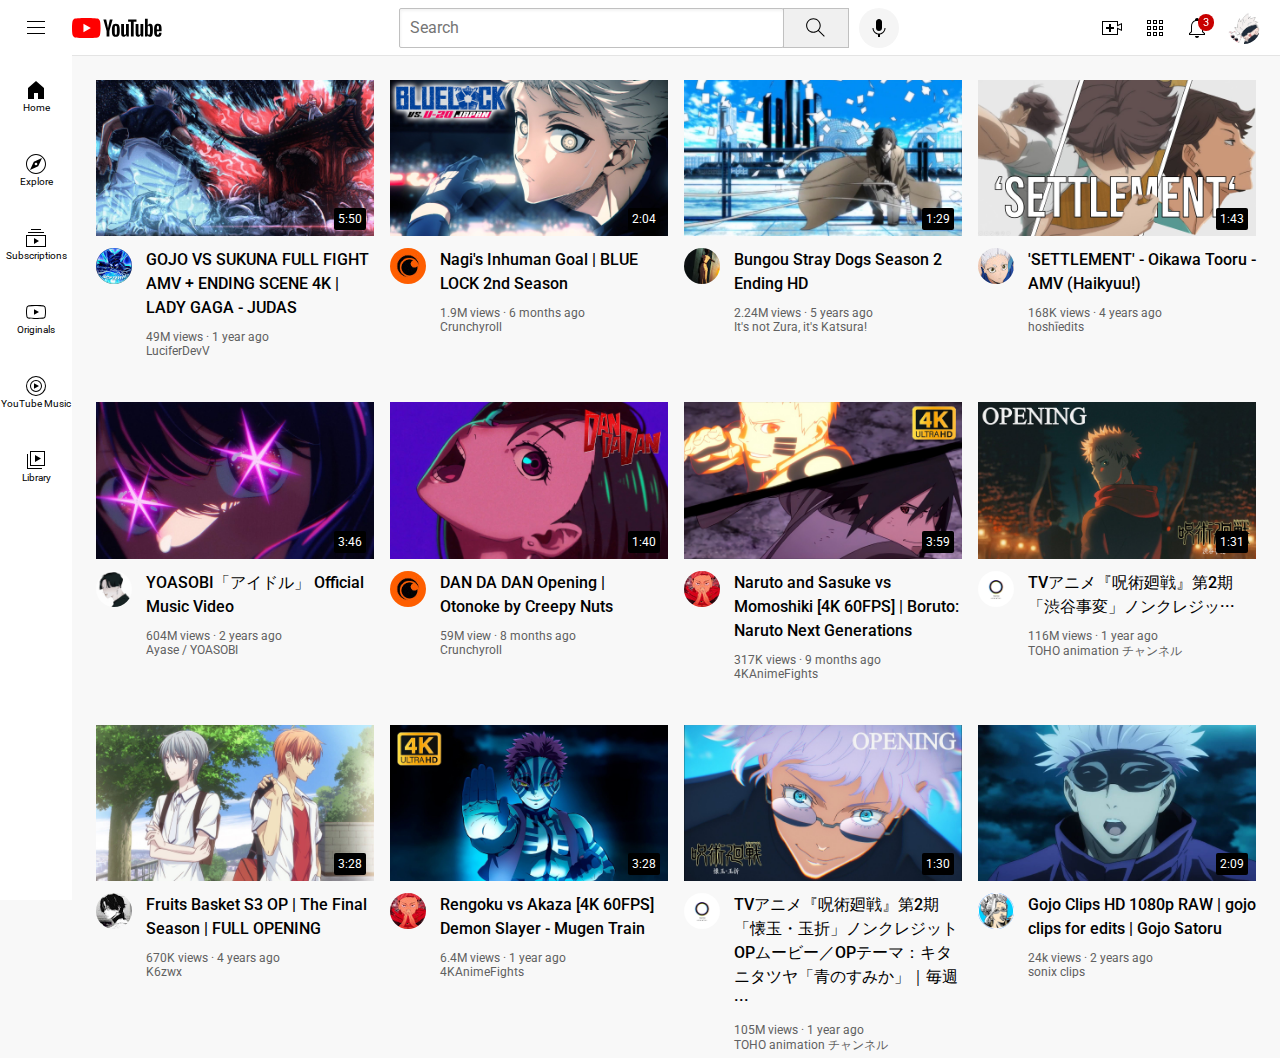
<file: index.html>
<!DOCTYPE html>
<html>
  <head>
    <title>YouTube.com UI Clone</title>
    <link rel="stylesheet" href="styles/general.css">
    <link rel="stylesheet" href="styles/header-section.css">
    <link rel="stylesheet" href="styles/sidebar.css">
    <link rel="stylesheet" href="styles/video-section.css">
    <link rel="preconnect" href="https://fonts.googleapis.com">
    <link rel="preconnect" href="https://fonts.gstatic.com" crossorigin>
    <link href="https://fonts.googleapis.com/css2?family=Roboto:wght@400;500;700&display=swap" rel="stylesheet">
  </head>
  <body>
    <!-- HEADER -->
    <header class="header">
      <div class="left-section">
      <img class="hamburger-menu" src="pictures/icons/hamburger-menu.svg" alt="">
      <img class="youtube-logo" src="pictures/icons/youtube-logo.svg" alt="">
      </div>

      <div class="middle-section">
        <input class="search-bar" type="text" placeholder="Search">
        <button class="search-button">
          <img class="search-icon" src="pictures/icons/search.svg" alt="">
          <div class="tool-tip">Search</div>
        </button>
        <button class="voice-search-icon-button">
          <img class="voice-search-icon" src="pictures/icons/voice-search-icon.svg" alt="">
          <div class="tool-tip">Search with your voice</div>
        </button>
      </div>
      <div class="right-section">
      <div class="upload-icon-container"> 
        <img class="upload-icon" src="pictures/icons/upload.svg" alt="">
        <div class="tool-tip">Create</div>
      </div>
      <div class="youtubeapp-icon-container">
        <img class="youtube-apps-icon" src="pictures/icons/youtube-apps.svg" alt="">
     <div class="tool-tip">YouTube apps</div>
      </div>
        <div class="notifications-icon-container"> 
        <img class="notifications-icon" src="pictures/icons/notifications.svg" alt="">
        <div class="notifications-count">3</div>
      <div class="tool-tip">notifications</div>
      </div>
        <img class="current-user-picture" src="pictures/channel-pics/channel.jpg" alt="">
    </div>
    </header>
<!-- SIDE-BAR -->
  <nav class="sidebar">
    <div class="sidebar-top-section">
<div class="sidebar-link">
  <img src="pictures/icons/home.svg" alt="">
  <div>Home</div>
</div>
<div class="sidebar-link">
  <img src="pictures/icons/explore.svg" alt="">
  <div>Explore</div>
</div>
<div class="sidebar-link">
  <img src="pictures/icons/subscriptions.svg" alt="">
  <div>Subscriptions</div>
</div>
</div>
<div class="sidebar-link">
  <img src="pictures/icons/originals.svg" alt="">
  <div>Originals</div>
</div>
<div class="sidebar-link">
  <img src="pictures/icons/youtube-music.svg" alt="">
  <div>YouTube Music</div>
</div>
<div class="sidebar-link">
  <img src="pictures/icons/library.svg" alt="">
  <div>Library</div>
</div>
</nav>
<!-- MAIN-SECTION -->
<main>
    <section class="video-grid">
      
      <div class="video-preview">
        <div class="thumbnail-row">
          <a href="https://www.youtube.com/watch?v=44pt8w67S8I&list=RD44pt8w67S8I&start_radio=1" class="video-title-link">
            <img class="thumbnail" src="pictures//thumbnail-pics/thumbnail-2.jpg">
          </a>
            <div class="video-time">5:50</div>
        </div>
        <div class="video-info-grid">
          <div class="channel-picture">
            <a href="https://www.youtube.com/@LuciferDevV">
            <img class="profile-picture" src="pictures/channel-pics/channel-2.jpg">
          </a>
          </div>
          <div class="video-info">
            <p class="video-title">
              <a href="https://www.youtube.com/watch?v=44pt8w67S8I&list=RD44pt8w67S8I&start_radio=1" class="video-title-link">
                GOJO VS SUKUNA FULL FIGHT AMV + ENDING SCENE 4K | LADY GAGA - JUDAS
          </p>
          </a>
            <p class="video-stats">
              49M views  &#183; 1 year ago 
            </p>
            <p class="video-author">
              LuciferDevV
            </p>
          </div>
        </div>
      </div>

      <div class="video-preview">
        <div class="thumbnail-row">
          <a href="https://www.youtube.com/watch?v=qTsjNWglgNk" class="video-title-link">
          <img class="thumbnail" src="pictures/thumbnail-pics/thumbnail-10.jpg">
          </a>
        <div class="video-time">2:04</div>
        </div>
        <div class="video-info-grid">
          <div class="channel-picture">
            <a href="https://www.youtube.com/@crunchyroll">
            <img class="profile-picture" src="pictures/channel-pics/channel-6.jpg">
          </a>
          </div>
          <div class="video-info">
            <p class="video-title">
              <a href="https://www.youtube.com/watch?v=qTsjNWglgNk" class="video-title-link">
                Nagi's Inhuman Goal | BLUE LOCK 2nd Season          </p>
          </a>
            <p class="video-stats">
              1.9M views &#183; 6 months ago
            </p>
            <p class="video-author">
              Crunchyroll         
             </p>
          </div>
        </div>
      </div>
  
      <div class="video-preview">
        <div class="thumbnail-row">
          <a href="https://www.youtube.com/watch?v=YJkr6rSsdM0&list=RDYJkr6rSsdM0&start_radio=1" class="video-title-link">
          <img class="thumbnail" src="pictures/thumbnail-pics/thumbnail-11.jpg">
          </a>
        <div class="video-time">1:29</div>
        </div>
        <div class="video-info-grid">
          <div class="channel-picture">
            <a href="https://www.youtube.com/watch?v=YJkr6rSsdM0&list=RDYJkr6rSsdM0&start_radio=1" class="video-title-link">
            <img class="profile-picture" src="pictures/channel-pics/channel-11.jpg">
            </a>
          </div>
          <div class="video-info">
            <p class="video-title">
              <a href="https://www.youtube.com/watch?v=YJkr6rSsdM0&list=RDYJkr6rSsdM0&start_radio=1" class="video-title-link">
  
                Bungou Stray Dogs Season 2 Ending HD          </p>
          </a>
            <p class="video-stats">
              2.24M views &#183; 5 years ago
            </p>
            <p class="video-author">
              It's not Zura, it's Katsura!         
             </p>
          </div>
        </div>
      </div>
  
      <div class="video-preview">
        <div class="thumbnail-row">
          <a href="https://www.youtube.com/watch?v=zuytX6ZUoLM&list=RDzuytX6ZUoLM&start_radio=1" class="video-title-link">
          <img class="thumbnail" src="pictures/thumbnail-pics/thumbnail-12.jpg">
          </a>
        <div class="video-time">1:43</div>
        </div>
        <div class="video-info-grid">
          <div class="channel-picture">
            <a href="https://www.youtube.com/c/hosh%C4%ABedits">
            <img class="profile-picture" src="pictures/channel-pics/channel-12.jpg">
          </a>
          </div>
          <div class="video-info">
            <p class="video-title">
              <a href="https://www.youtube.com/watch?v=zuytX6ZUoLM&list=RDzuytX6ZUoLM&start_radio=1" class="video-title-link">
                'SETTLEMENT' - Oikawa Tooru - AMV (Haikyuu!)
                        </p>
          </a>
            <p class="video-stats">
              168K views &#183; 4 years ago
            </p>
            <p class="video-author">
              hoshīedits          </p>
          </div>
        </div>
      </div>  

    <div class="video-preview">
      <div class="thumbnail-row">
       <a href="https://www.youtube.com/watch?v=ZRtdQ81jPUQ&list=RDziABaAUq5Ck&index=2" class="video-title-link">
        <img class="thumbnail" src="pictures/thumbnail-pics/thumbnail-5.jpg">
      </a>
        <div class="video-time">3:46</div>
      </div>
      <div class="video-info-grid">
        <div class="channel-picture">
          <a href="https://www.youtube.com/@Ayase_YOASOBI">
          <img class="profile-picture" src="pictures/channel-pics/channel-5.jpg">
        </a>
        </div>
        <div class="video-info">
          <p class="video-title">
            <a href="https://www.youtube.com/watch?v=ZRtdQ81jPUQ&list=RDziABaAUq5Ck&index=2" class="video-title-link">
              YOASOBI「アイドル」 Official Music Video                </p>
              </a>
              <p class="video-stats">
                604M views &#183; 2 years ago
                            </p>
          <p class="video-author">
            Ayase / YOASOBI
            </p>
        </div>
      </div>
    </div>

    <div class="video-preview">
      <div class="thumbnail-row">
        <a href="https://www.youtube.com/watch?v=a4na2opArGY&list=RDa4na2opArGY&start_radio=1" class="video-title-link">
        <img class="thumbnail" src="pictures/thumbnail-pics/thumbnail-6.jpg">
        </a>
        <div class="video-time">1:40</div>
      </div>
      <div class="video-info-grid">
        <div class="channel-picture">
          <a href="https://www.youtube.com/@crunchyroll">
          <img class="profile-picture" src="pictures/channel-pics/channel-6.jpg">
        </a>
        </div>
        <div class="video-info">
          <p class="video-title">
            <a href="https://www.youtube.com/watch?v=a4na2opArGY&list=RDa4na2opArGY&start_radio=1" class="video-title-link">
              DAN DA DAN Opening | Otonoke by Creepy Nuts
                      </p>
        </a>
        <p class="video-stats">
          59M view &#183; 8 months ago
        </p>
          <p class="video-author">
            Crunchyroll
          </p>
        </div>
      </div>
    </div>

    <div class="video-preview">
      <div class="thumbnail-row">
        <a href="https://www.youtube.com/watch?v=flxZd7EFhSo" class="video-title-link">
        <img class="thumbnail" src="pictures/thumbnail-pics/thumbnail-7.jpg">
        </a>
      <div class="video-time">3:59</div>
      </div>
      <div class="video-info-grid">
        <div class="channel-picture">
        <a href="https://www.youtube.com/@4KAnimeFights"> 
           <img class="profile-picture" src="pictures/channel-pics/channel-7.jpg">
        </a>
        </div>
        <div class="video-info">
          <p class="video-title">
            <a href="https://www.youtube.com/watch?v=flxZd7EFhSo" class="video-title-link">
              Naruto and Sasuke vs Momoshiki [4K 60FPS] | Boruto: Naruto Next Generations    
                  </p>
        </a>
          <p class="video-stats">
            317K views &#183; 9 months ago
          </p>
          <p class="video-author">
            4KAnimeFights
                    </p>
        </div>
      </div>
    </div>

    <div class="video-preview">
      <div class="thumbnail-row">
        <a href="https://www.youtube.com/watch?v=5yb2N3pnztU&list=RD5yb2N3pnztU&start_radio=1">
          <img class="thumbnail" src="pictures/thumbnail-pics/thumbnail-1.jpg" class="video-title-link">
        </a>
          <div class="video-time">1:31</div>
      </div>
      <div class="video-info-grid">
        <div class="channel-picture">
         <a href="https://www.youtube.com/@TOHOanimation"> <img class="profile-picture" src="pictures/channel-pics/channel-1.jpg">
         </a>
        </div>
        <div class="video-info">
          <p class="video-title">
            <a href="https://www.youtube.com/watch?v=5yb2N3pnztU&list=RD5yb2N3pnztU&start_radio=1" class="video-title-link">
              TVアニメ『呪術廻戦』第2期「渋谷事変」ノンクレジッ&#183;&#183;&#183;          </p>
        </a>
        <p class="video-stats">
          116M views &#183; 1 year ago
        </p>
        <p class="video-author">
          TOHO animation チャンネル
        </p>
        </div>
      </div>
    </div>
    
    <div class="video-preview">
      <div class="thumbnail-row">
        <a href="https://www.youtube.com/watch?v=49YTHLkcPZE&list=RD49YTHLkcPZE&start_radio=1" class="video-title-link">
        <img class="thumbnail" src="pictures/thumbnail-pics/thumbnail-9.jpg">
        </a>
      <div class="video-time">3:28</div>
      </div>
      <div class="video-info-grid">
        <div class="channel-picture">
          <a href="https://www.youtube.com/@k6zwx497">
          <img class="profile-picture" src="pictures/channel-pics/channel-9.jpg">
        </a>
        </div>
        <div class="video-info">
          <p class="video-title">
            <a href="https://www.youtube.com/watch?v=49YTHLkcPZE&list=RD49YTHLkcPZE&start_radio=1" class="video-title-link">
              Fruits Basket S3 OP | The Final Season | FULL OPENING          </p>
        </a>
        <p class="video-stats">
          670K views &#183; 4 years ago 
        </p>
          <p class="video-author">
            K6zwx
                    </p>
        </div>
      </div>
    </div>

    <div class="video-preview">
      <div class="thumbnail-row">
        <a href="https://www.youtube.com/watch?v=ddFX_Qnnq7g" class="video-title-link">
        <img class="thumbnail" src="pictures/thumbnail-pics/thumbnail-8.jpg">
        </a>
      <div class="video-time">3:28</div>
      </div>
      <div class="video-info-grid">
        <div class="channel-picture">
          <a href="https://www.youtube.com/@4KAnimeFights">
          <img class="profile-picture" src="pictures/channel-pics/channel-7.jpg">
        </a>
        </div>
        <div class="video-info">
          <p class="video-title">
            <a href="https://www.youtube.com/watch?v=ddFX_Qnnq7g" class="video-title-link">
              Rengoku vs Akaza [4K 60FPS] Demon Slayer - Mugen Train          </p>
        </a>
        <p class="video-stats">
          6.4M views &#183; 1 year ago
        </p>
          <p class="video-author">
            4KAnimeFights          </p>
        </div>
      </div>
    </div>

    <div class="video-preview">
      <div class="thumbnail-row">
       <a href="https://www.youtube.com/watch?v=gcgKUcJKxIs&list=RDgcgKUcJKxIs&start_radio=1" class="video-title-link">
         <img class="thumbnail" src="pictures/thumbnail-pics/thumbnail-3.jpg">
        </a>
        <div class="video-time">1:30</div>
      </div>
      <div class="video-info-grid">
        <div class="channel-picture">
       <a href="https://www.youtube.com/@TOHOanimation">
           <img class="profile-picture" src="pictures/channel-pics/channel-1.jpg">
          </a>
        </div>
        <div class="video-info">
          <p class="video-title">
            <a href="https://www.youtube.com/watch?v=gcgKUcJKxIs&list=RDgcgKUcJKxIs&start_radio=1" class="video-title-link">
              TVアニメ『呪術廻戦』第2期「懐玉・玉折」ノンクレジットOPムービー／OPテーマ：キタニタツヤ「青のすみか」｜毎週&#183;&#183;&#183;        </p>
        </a>
        <p class="video-stats">
          105M views &#183; 1 year ago
        </p>
          <p class="video-author">

            TOHO animation チャンネル
          </p>
        </div>
      </div>
    </div>

    <div class="video-preview">
      <div class="thumbnail-row">
        <a href="https://www.youtube.com/watch?v=h9zy6En1GJg" class="video-title-link">
          <img class="thumbnail" src="pictures/thumbnail-pics/thumbnail-4.jpg">
        </a>
        <div class="video-time">2:09</div>
      </div>
      <div class="video-info-grid">
        <div class="channel-picture">
          <a href="https://www.youtube.com/@sonixclips4238">
          <img class="profile-picture" src="pictures/channel-pics/channel-4.jpg">
        </a>
        </div>
        <div class="video-info">
          <p class="video-title">
            <a href="https://www.youtube.com/watch?v=h9zy6En1GJg" class="video-title-link">
              Gojo Clips HD 1080p RAW | gojo clips for edits | Gojo Satoru
                      </p>
        </a>
          <p class="video-stats">
            24k views &#183; 2 years ago
          </p>
          <p class="video-author">
          sonix clips
          </p>
        </div>
      </div>
    </div>
    </section>
  </main>
  </body>
</html>
</file>
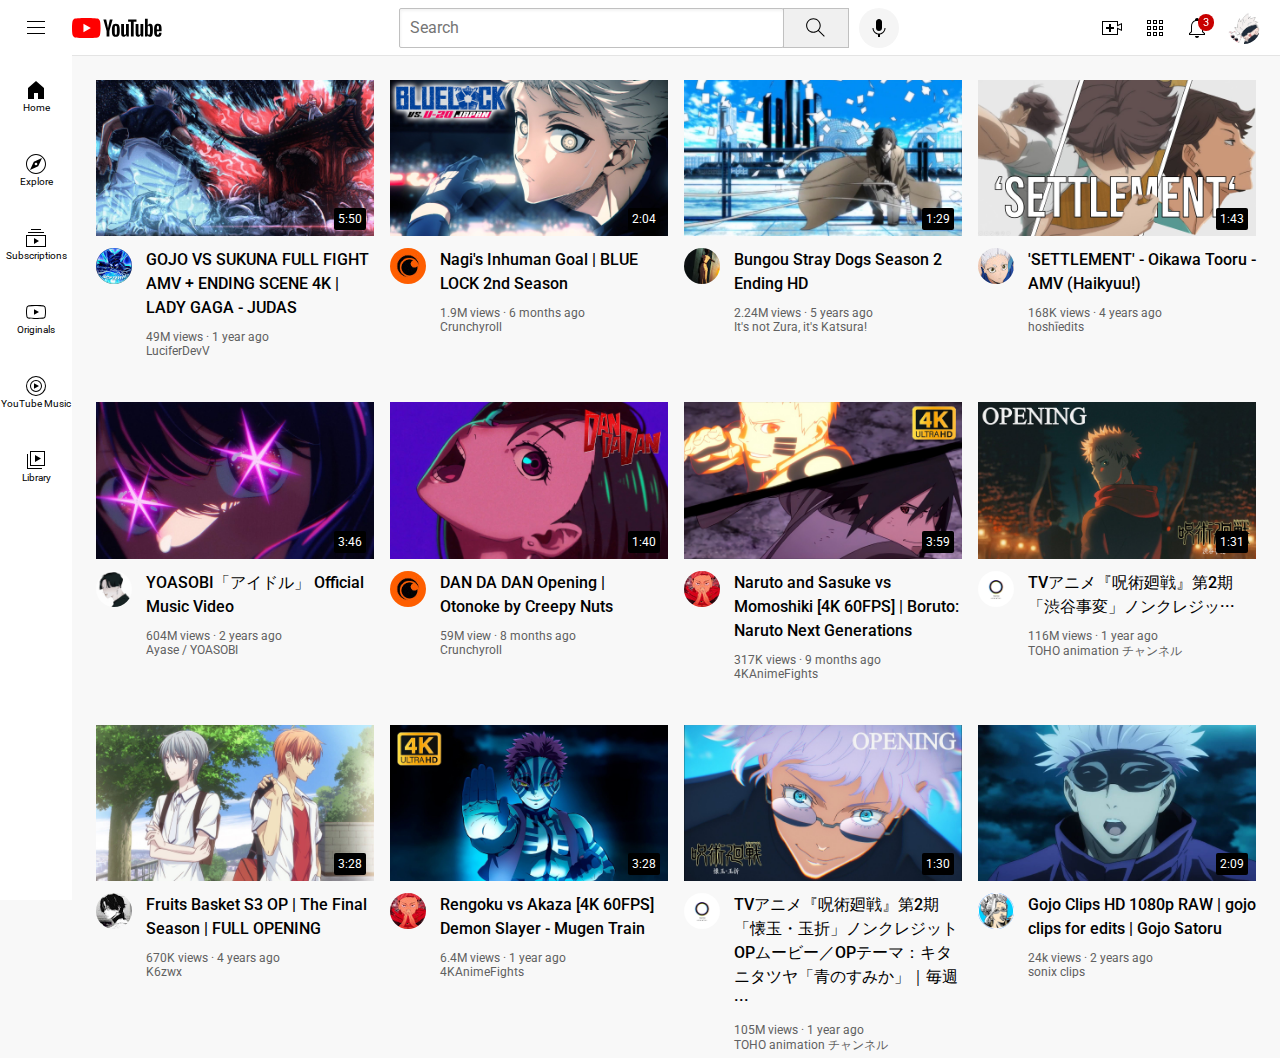
<file: youtube.html>
<!DOCTYPE html>
<html>
  <head>
    <title>YouTube.com UI Clone</title>
    <link rel="stylesheet" href="styles/general.css">
    <link rel="stylesheet" href="styles/header-section.css">
    <link rel="stylesheet" href="styles/sidebar.css">
    <link rel="stylesheet" href="styles/video-section.css">
    <link rel="preconnect" href="https://fonts.googleapis.com">
    <link rel="preconnect" href="https://fonts.gstatic.com" crossorigin>
    <link href="https://fonts.googleapis.com/css2?family=Roboto:wght@400;500;700&display=swap" rel="stylesheet">
  </head>
  <body>
    <!-- HEADER -->
    <header class="header">
      <div class="left-section">
      <img class="hamburger-menu" src="pictures/icons/hamburger-menu.svg" alt="">
      <img class="youtube-logo" src="pictures/icons/youtube-logo.svg" alt="">
      </div>

      <div class="middle-section">
        <input class="search-bar" type="text" placeholder="Search">
        <button class="search-button">
          <img class="search-icon" src="pictures/icons/search.svg" alt="">
          <div class="tool-tip">Search</div>
        </button>
        <button class="voice-search-icon-button">
          <img class="voice-search-icon" src="pictures/icons/voice-search-icon.svg" alt="">
          <div class="tool-tip">Search with your voice</div>
        </button>
      </div>
      <div class="right-section">
      <div class="upload-icon-container"> 
        <img class="upload-icon" src="pictures/icons/upload.svg" alt="">
        <div class="tool-tip">Create</div>
      </div>
      <div class="youtubeapp-icon-container">
        <img class="youtube-apps-icon" src="pictures/icons/youtube-apps.svg" alt="">
     <div class="tool-tip">YouTube apps</div>
      </div>
        <div class="notifications-icon-container"> 
        <img class="notifications-icon" src="pictures/icons/notifications.svg" alt="">
        <div class="notifications-count">3</div>
      <div class="tool-tip">notifications</div>
      </div>
        <img class="current-user-picture" src="pictures/channel-pics/channel.jpg" alt="">
    </div>
    </header>
<!-- SIDE-BAR -->
  <nav class="sidebar">
    <div class="sidebar-top-section">
<div class="sidebar-link">
  <img src="pictures/icons/home.svg" alt="">
  <div>Home</div>
</div>
<div class="sidebar-link">
  <img src="pictures/icons/explore.svg" alt="">
  <div>Explore</div>
</div>
<div class="sidebar-link">
  <img src="pictures/icons/subscriptions.svg" alt="">
  <div>Subscriptions</div>
</div>
</div>
<div class="sidebar-link">
  <img src="pictures/icons/originals.svg" alt="">
  <div>Originals</div>
</div>
<div class="sidebar-link">
  <img src="pictures/icons/youtube-music.svg" alt="">
  <div>YouTube Music</div>
</div>
<div class="sidebar-link">
  <img src="pictures/icons/library.svg" alt="">
  <div>Library</div>
</div>
</nav>
<!-- MAIN-SECTION -->
<main>
    <section class="video-grid">
      
      <div class="video-preview">
        <div class="thumbnail-row">
          <a href="https://www.youtube.com/watch?v=44pt8w67S8I&list=RD44pt8w67S8I&start_radio=1" class="video-title-link">
            <img class="thumbnail" src="pictures//thumbnail-pics/thumbnail-2.jpg">
          </a>
            <div class="video-time">5:50</div>
        </div>
        <div class="video-info-grid">
          <div class="channel-picture">
            <a href="https://www.youtube.com/@LuciferDevV">
            <img class="profile-picture" src="pictures/channel-pics/channel-2.jpg">
          </a>
          </div>
          <div class="video-info">
            <p class="video-title">
              <a href="https://www.youtube.com/watch?v=44pt8w67S8I&list=RD44pt8w67S8I&start_radio=1" class="video-title-link">
                GOJO VS SUKUNA FULL FIGHT AMV + ENDING SCENE 4K | LADY GAGA - JUDAS
          </p>
          </a>
            <p class="video-stats">
              49M views  &#183; 1 year ago 
            </p>
            <p class="video-author">
              LuciferDevV
            </p>
          </div>
        </div>
      </div>

      <div class="video-preview">
        <div class="thumbnail-row">
          <a href="https://www.youtube.com/watch?v=qTsjNWglgNk" class="video-title-link">
          <img class="thumbnail" src="pictures/thumbnail-pics/thumbnail-10.jpg">
          </a>
        <div class="video-time">2:04</div>
        </div>
        <div class="video-info-grid">
          <div class="channel-picture">
            <a href="https://www.youtube.com/@crunchyroll">
            <img class="profile-picture" src="pictures/channel-pics/channel-6.jpg">
          </a>
          </div>
          <div class="video-info">
            <p class="video-title">
              <a href="https://www.youtube.com/watch?v=qTsjNWglgNk" class="video-title-link">
                Nagi's Inhuman Goal | BLUE LOCK 2nd Season          </p>
          </a>
            <p class="video-stats">
              1.9M views &#183; 6 months ago
            </p>
            <p class="video-author">
              Crunchyroll         
             </p>
          </div>
        </div>
      </div>
  
      <div class="video-preview">
        <div class="thumbnail-row">
          <a href="https://www.youtube.com/watch?v=YJkr6rSsdM0&list=RDYJkr6rSsdM0&start_radio=1" class="video-title-link">
          <img class="thumbnail" src="pictures/thumbnail-pics/thumbnail-11.jpg">
          </a>
        <div class="video-time">1:29</div>
        </div>
        <div class="video-info-grid">
          <div class="channel-picture">
            <a href="https://www.youtube.com/watch?v=YJkr6rSsdM0&list=RDYJkr6rSsdM0&start_radio=1" class="video-title-link">
            <img class="profile-picture" src="pictures/channel-pics/channel-11.jpg">
            </a>
          </div>
          <div class="video-info">
            <p class="video-title">
              <a href="https://www.youtube.com/watch?v=YJkr6rSsdM0&list=RDYJkr6rSsdM0&start_radio=1" class="video-title-link">
  
                Bungou Stray Dogs Season 2 Ending HD          </p>
          </a>
            <p class="video-stats">
              2.24M views &#183; 5 years ago
            </p>
            <p class="video-author">
              It's not Zura, it's Katsura!         
             </p>
          </div>
        </div>
      </div>
  
      <div class="video-preview">
        <div class="thumbnail-row">
          <a href="https://www.youtube.com/watch?v=zuytX6ZUoLM&list=RDzuytX6ZUoLM&start_radio=1" class="video-title-link">
          <img class="thumbnail" src="pictures/thumbnail-pics/thumbnail-12.jpg">
          </a>
        <div class="video-time">1:43</div>
        </div>
        <div class="video-info-grid">
          <div class="channel-picture">
            <a href="https://www.youtube.com/c/hosh%C4%ABedits">
            <img class="profile-picture" src="pictures/channel-pics/channel-12.jpg">
          </a>
          </div>
          <div class="video-info">
            <p class="video-title">
              <a href="https://www.youtube.com/watch?v=zuytX6ZUoLM&list=RDzuytX6ZUoLM&start_radio=1" class="video-title-link">
                'SETTLEMENT' - Oikawa Tooru - AMV (Haikyuu!)
                        </p>
          </a>
            <p class="video-stats">
              168K views &#183; 4 years ago
            </p>
            <p class="video-author">
              hoshīedits          </p>
          </div>
        </div>
      </div>  

    <div class="video-preview">
      <div class="thumbnail-row">
       <a href="https://www.youtube.com/watch?v=ZRtdQ81jPUQ&list=RDziABaAUq5Ck&index=2" class="video-title-link">
        <img class="thumbnail" src="pictures/thumbnail-pics/thumbnail-5.jpg">
      </a>
        <div class="video-time">3:46</div>
      </div>
      <div class="video-info-grid">
        <div class="channel-picture">
          <a href="https://www.youtube.com/@Ayase_YOASOBI">
          <img class="profile-picture" src="pictures/channel-pics/channel-5.jpg">
        </a>
        </div>
        <div class="video-info">
          <p class="video-title">
            <a href="https://www.youtube.com/watch?v=ZRtdQ81jPUQ&list=RDziABaAUq5Ck&index=2" class="video-title-link">
              YOASOBI「アイドル」 Official Music Video                </p>
              </a>
              <p class="video-stats">
                604M views &#183; 2 years ago
                            </p>
          <p class="video-author">
            Ayase / YOASOBI
            </p>
        </div>
      </div>
    </div>

    <div class="video-preview">
      <div class="thumbnail-row">
        <a href="https://www.youtube.com/watch?v=a4na2opArGY&list=RDa4na2opArGY&start_radio=1" class="video-title-link">
        <img class="thumbnail" src="pictures/thumbnail-pics/thumbnail-6.jpg">
        </a>
        <div class="video-time">1:40</div>
      </div>
      <div class="video-info-grid">
        <div class="channel-picture">
          <a href="https://www.youtube.com/@crunchyroll">
          <img class="profile-picture" src="pictures/channel-pics/channel-6.jpg">
        </a>
        </div>
        <div class="video-info">
          <p class="video-title">
            <a href="https://www.youtube.com/watch?v=a4na2opArGY&list=RDa4na2opArGY&start_radio=1" class="video-title-link">
              DAN DA DAN Opening | Otonoke by Creepy Nuts
                      </p>
        </a>
        <p class="video-stats">
          59M view &#183; 8 months ago
        </p>
          <p class="video-author">
            Crunchyroll
          </p>
        </div>
      </div>
    </div>

    <div class="video-preview">
      <div class="thumbnail-row">
        <a href="https://www.youtube.com/watch?v=flxZd7EFhSo" class="video-title-link">
        <img class="thumbnail" src="pictures/thumbnail-pics/thumbnail-7.jpg">
        </a>
      <div class="video-time">3:59</div>
      </div>
      <div class="video-info-grid">
        <div class="channel-picture">
        <a href="https://www.youtube.com/@4KAnimeFights"> 
           <img class="profile-picture" src="pictures/channel-pics/channel-7.jpg">
        </a>
        </div>
        <div class="video-info">
          <p class="video-title">
            <a href="https://www.youtube.com/watch?v=flxZd7EFhSo" class="video-title-link">
              Naruto and Sasuke vs Momoshiki [4K 60FPS] | Boruto: Naruto Next Generations    
                  </p>
        </a>
          <p class="video-stats">
            317K views &#183; 9 months ago
          </p>
          <p class="video-author">
            4KAnimeFights
                    </p>
        </div>
      </div>
    </div>

    <div class="video-preview">
      <div class="thumbnail-row">
        <a href="https://www.youtube.com/watch?v=5yb2N3pnztU&list=RD5yb2N3pnztU&start_radio=1">
          <img class="thumbnail" src="pictures/thumbnail-pics/thumbnail-1.jpg" class="video-title-link">
        </a>
          <div class="video-time">1:31</div>
      </div>
      <div class="video-info-grid">
        <div class="channel-picture">
         <a href="https://www.youtube.com/@TOHOanimation"> <img class="profile-picture" src="pictures/channel-pics/channel-1.jpg">
         </a>
        </div>
        <div class="video-info">
          <p class="video-title">
            <a href="https://www.youtube.com/watch?v=5yb2N3pnztU&list=RD5yb2N3pnztU&start_radio=1" class="video-title-link">
              TVアニメ『呪術廻戦』第2期「渋谷事変」ノンクレジッ&#183;&#183;&#183;          </p>
        </a>
        <p class="video-stats">
          116M views &#183; 1 year ago
        </p>
        <p class="video-author">
          TOHO animation チャンネル
        </p>
        </div>
      </div>
    </div>
    
    <div class="video-preview">
      <div class="thumbnail-row">
        <a href="https://www.youtube.com/watch?v=49YTHLkcPZE&list=RD49YTHLkcPZE&start_radio=1" class="video-title-link">
        <img class="thumbnail" src="pictures/thumbnail-pics/thumbnail-9.jpg">
        </a>
      <div class="video-time">3:28</div>
      </div>
      <div class="video-info-grid">
        <div class="channel-picture">
          <a href="https://www.youtube.com/@k6zwx497">
          <img class="profile-picture" src="pictures/channel-pics/channel-9.jpg">
        </a>
        </div>
        <div class="video-info">
          <p class="video-title">
            <a href="https://www.youtube.com/watch?v=49YTHLkcPZE&list=RD49YTHLkcPZE&start_radio=1" class="video-title-link">
              Fruits Basket S3 OP | The Final Season | FULL OPENING          </p>
        </a>
        <p class="video-stats">
          670K views &#183; 4 years ago 
        </p>
          <p class="video-author">
            K6zwx
                    </p>
        </div>
      </div>
    </div>

    <div class="video-preview">
      <div class="thumbnail-row">
        <a href="https://www.youtube.com/watch?v=ddFX_Qnnq7g" class="video-title-link">
        <img class="thumbnail" src="pictures/thumbnail-pics/thumbnail-8.jpg">
        </a>
      <div class="video-time">3:28</div>
      </div>
      <div class="video-info-grid">
        <div class="channel-picture">
          <a href="https://www.youtube.com/@4KAnimeFights">
          <img class="profile-picture" src="pictures/channel-pics/channel-7.jpg">
        </a>
        </div>
        <div class="video-info">
          <p class="video-title">
            <a href="https://www.youtube.com/watch?v=ddFX_Qnnq7g" class="video-title-link">
              Rengoku vs Akaza [4K 60FPS] Demon Slayer - Mugen Train          </p>
        </a>
        <p class="video-stats">
          6.4M views &#183; 1 year ago
        </p>
          <p class="video-author">
            4KAnimeFights          </p>
        </div>
      </div>
    </div>

    <div class="video-preview">
      <div class="thumbnail-row">
       <a href="https://www.youtube.com/watch?v=gcgKUcJKxIs&list=RDgcgKUcJKxIs&start_radio=1" class="video-title-link">
         <img class="thumbnail" src="pictures/thumbnail-pics/thumbnail-3.jpg">
        </a>
        <div class="video-time">1:30</div>
      </div>
      <div class="video-info-grid">
        <div class="channel-picture">
       <a href="https://www.youtube.com/@TOHOanimation">
           <img class="profile-picture" src="pictures/channel-pics/channel-1.jpg">
          </a>
        </div>
        <div class="video-info">
          <p class="video-title">
            <a href="https://www.youtube.com/watch?v=gcgKUcJKxIs&list=RDgcgKUcJKxIs&start_radio=1" class="video-title-link">
              TVアニメ『呪術廻戦』第2期「懐玉・玉折」ノンクレジットOPムービー／OPテーマ：キタニタツヤ「青のすみか」｜毎週&#183;&#183;&#183;        </p>
        </a>
        <p class="video-stats">
          105M views &#183; 1 year ago
        </p>
          <p class="video-author">

            TOHO animation チャンネル
          </p>
        </div>
      </div>
    </div>

    <div class="video-preview">
      <div class="thumbnail-row">
        <a href="https://www.youtube.com/watch?v=h9zy6En1GJg" class="video-title-link">
          <img class="thumbnail" src="pictures/thumbnail-pics/thumbnail-4.jpg">
        </a>
        <div class="video-time">2:09</div>
      </div>
      <div class="video-info-grid">
        <div class="channel-picture">
          <a href="https://www.youtube.com/@sonixclips4238">
          <img class="profile-picture" src="pictures/channel-pics/channel-4.jpg">
        </a>
        </div>
        <div class="video-info">
          <p class="video-title">
            <a href="https://www.youtube.com/watch?v=h9zy6En1GJg" class="video-title-link">
              Gojo Clips HD 1080p RAW | gojo clips for edits | Gojo Satoru
                      </p>
        </a>
          <p class="video-stats">
            24k views &#183; 2 years ago
          </p>
          <p class="video-author">
          sonix clips
          </p>
        </div>
      </div>
    </div>
    </section>
  </main>
  </body>
</html>
</file>
<file: styles/general.css>
p {
  margin-top: 0;
  margin-bottom: 0;
}
body{
  /*THIS STYLE WILL BE INHERITED */
  font-family: Roboto, Arial;
  margin: 0;
  padding-top: 80px;
  padding-left: 96px;
  padding-right: 24px;
  background-color: rgb(248, 248, 248);
}
</file>
<file: styles/header-section.css>
.header{
  height: 55px;
  display: flex;
  flex-direction: row;
  justify-content: space-between;
  position: fixed;
  top: 0;
  left: 0;
  right: 0;
  background-color: white;
  border-bottom-width: 1px;
  border-bottom-style:solid;
  border-color: rgb(228,228,228);
  z-index: 100;
}
.left-section{
  display: flex;
  align-items: center;
}
.middle-section{
  flex: 1;
  margin-left: 70px;
  margin-right: 35px;
  max-width: 500px;
  display: flex;
  align-items: center;

}
.right-section{
  width: 180px;
  display: flex;
  align-items: center;
  justify-content: space-between;
  flex-shrink: 0;
}
.hamburger-menu{
  height: 20px;
  margin-left: 24px;
  margin-right: 24px;
  height: 24px;
}
.youtube-logo{
  height: 20px;
}
.search-bar {
  flex: 1;
  height: 36px;
  padding-left: 10px;
  font-size: 16px;
  border-width: 1px;
  border-style: solid;
  border-color: rgb(192, 192, 192);
  border-radius: 2px;
  box-shadow: inset 1px 2px 3px rgba(0, 0, 0, 0.05);
  width: 0;
}

.search-bar::placeholder {
  font-family: Roboto, Arial;
  font-size: 16px;
}

.search-button {
  height: 40px;
  width: 66px;
  background-color: rgb(240, 240, 240);
  border-width: 1px;
  border-style: solid;
  border-color: rgb(192, 192, 192);
  margin-left: -1px;
  margin-right: 10px;
}
.search-button,
.voice-search-icon-button,
.upload-icon-container,
.youtubeapp-icon-container,
.notifications-icon-container{
  position: relative;
  display: flex;
  justify-content: center;
  align-items: center;
}
.search-button .tool-tip,
.voice-search-icon-button .tool-tip,
.upload-icon-container .tool-tip,
.youtubeapp-icon-container .tool-tip,
.notifications-icon-container .tool-tip
{
  position:absolute;
  background-color: grey;
  font-family: Roboto, Arial;
  color: white;
  padding-top: 4px;
  padding-bottom: 4px;
  padding-left: 8px;
  padding-right: 8px;
  border-radius: 2px;
  font-size: 12px;
  bottom: -30px;
  opacity: 0;
  transition: opacity 0.15s;
  pointer-events: none;
  white-space: nowrap;
}
.search-button:hover .tool-tip,
.voice-search-icon-button:hover .tool-tip,
.upload-icon-container:hover .tool-tip,
.youtubeapp-icon-container:hover .tool-tip,
.notifications-icon-container:hover .tool-tip{
  opacity: 1;
}
.voice-search-icon-button{
  width: 40px;
  height: 40px;
  border-radius: 20px;
  border: none;
  background-color: rgb(245, 245, 245);
}
.search-icon{
  height: 25px;
  border-color: rgb(240, 240, 240);
  border-width: 1px;
  border-style: none;
  border-color: rgb(192, 192, 192);
}
.voice-search-icon{
  height: 24px;
}
.upload-icon{
  height: 24px;
}
.youtube-apps-icon{
  height: 24px;

}
.notifications-icon{
  height: 24px;

}
.notifications-icon-container{
  position: relative;
}
.notifications-count{
  position: absolute;
  top: -2px;
  right: -5px;
  background-color: rgb(200,0,0);
  color: white;
  font-family: Roboto, Arial;
  font-size: 11px;
  padding-left: 5px;
  padding-right: 5px;
  padding-top: 2px;
  padding-bottom: 2px;
  border-radius: 10px;
}
.current-user-picture{
  height: 32px;
  border-radius: 16px;
  margin-right: 20px;
}
</file>
<file: styles/sidebar.css>
.sidebar{
  position: fixed;
  left: 0px;
  bottom: 0px;
  top: 55px;
  background-color: white;
  width: 72px;
  z-index: 200;
  padding-top: 5px;
}

.sidebar-link{
  height: 74px;
  display: flex;
  justify-content: center;
  align-items: center;
  flex-direction: column;
  cursor: pointer;
}
.sidebar-link:hover{
  background-color: rgb(235,235,235);
}
.sidebar-link img{
  width: 24px;
}
.sidebar-link div{
  font-family: Roboto, Arial;
  font-size: 10px;
  margin-bottom: 4px;
}
</file>
<file: styles/video-section.css>
.thumbnail {
  width: 100%;
}

.video-title {
  margin-top: 0;
  font-size: 14px;
  font-weight: 500;
  line-height: 20px;
  margin-bottom: 10px;
}
@media(min-width: 1000px){
 .video-title{
  font-size: 16px;
  line-height: 24px;
 }
 @media (min-width: 1000px) {
  .video-author,
  .video-stats {
    font-size: 14px;
  }
}
}
.video-title-link {
  text-decoration: none;
  color: black;
}

.video-preview {
  width: 100%;
}

.channel-picture {
  vertical-align: top;
}
.profile-picture {
  width: 36px;
  border-radius: 50px;
}

.thumbnail-row {
  margin-bottom: 8px;
  position: relative;
}

.video-author,
.video-stats {
  font-size: 12px;
  color: rgb(96, 96, 96);
}

.video-author {
  margin-bottom: 4px;
}
.video-info-grid{
display: grid;
grid-template-columns: 50px 1fr;
}
.video-grid{
  display: grid;
  grid-template-columns: 1fr 1fr 1fr;
  column-gap: 16px;
  row-gap: 40px;
}
@media(max-width:750px){
  .video-grid{
    grid-template-columns: 1fr 1fr;
  }
}

@media(min-width:751px) and (max-width:
999px){
  .video-grid{
    grid-template-columns: 1fr 1fr 1fr;
  }

}

@media(min-width:1000px){
  .video-grid{
    grid-template-columns: 1fr 1fr 1fr 1fr;
  }
}
.video-time{
  background-color: black;
  color: white;
  position:absolute;
  bottom: 10px;
  right: 8px;  
  font-size: 12px;
  font-weight: 500px;
  padding-left: 4px;
  padding-right: 4px;
  padding-top: 4px;
  padding-bottom: 4px;
  border-radius: 2px;
}
</file>
